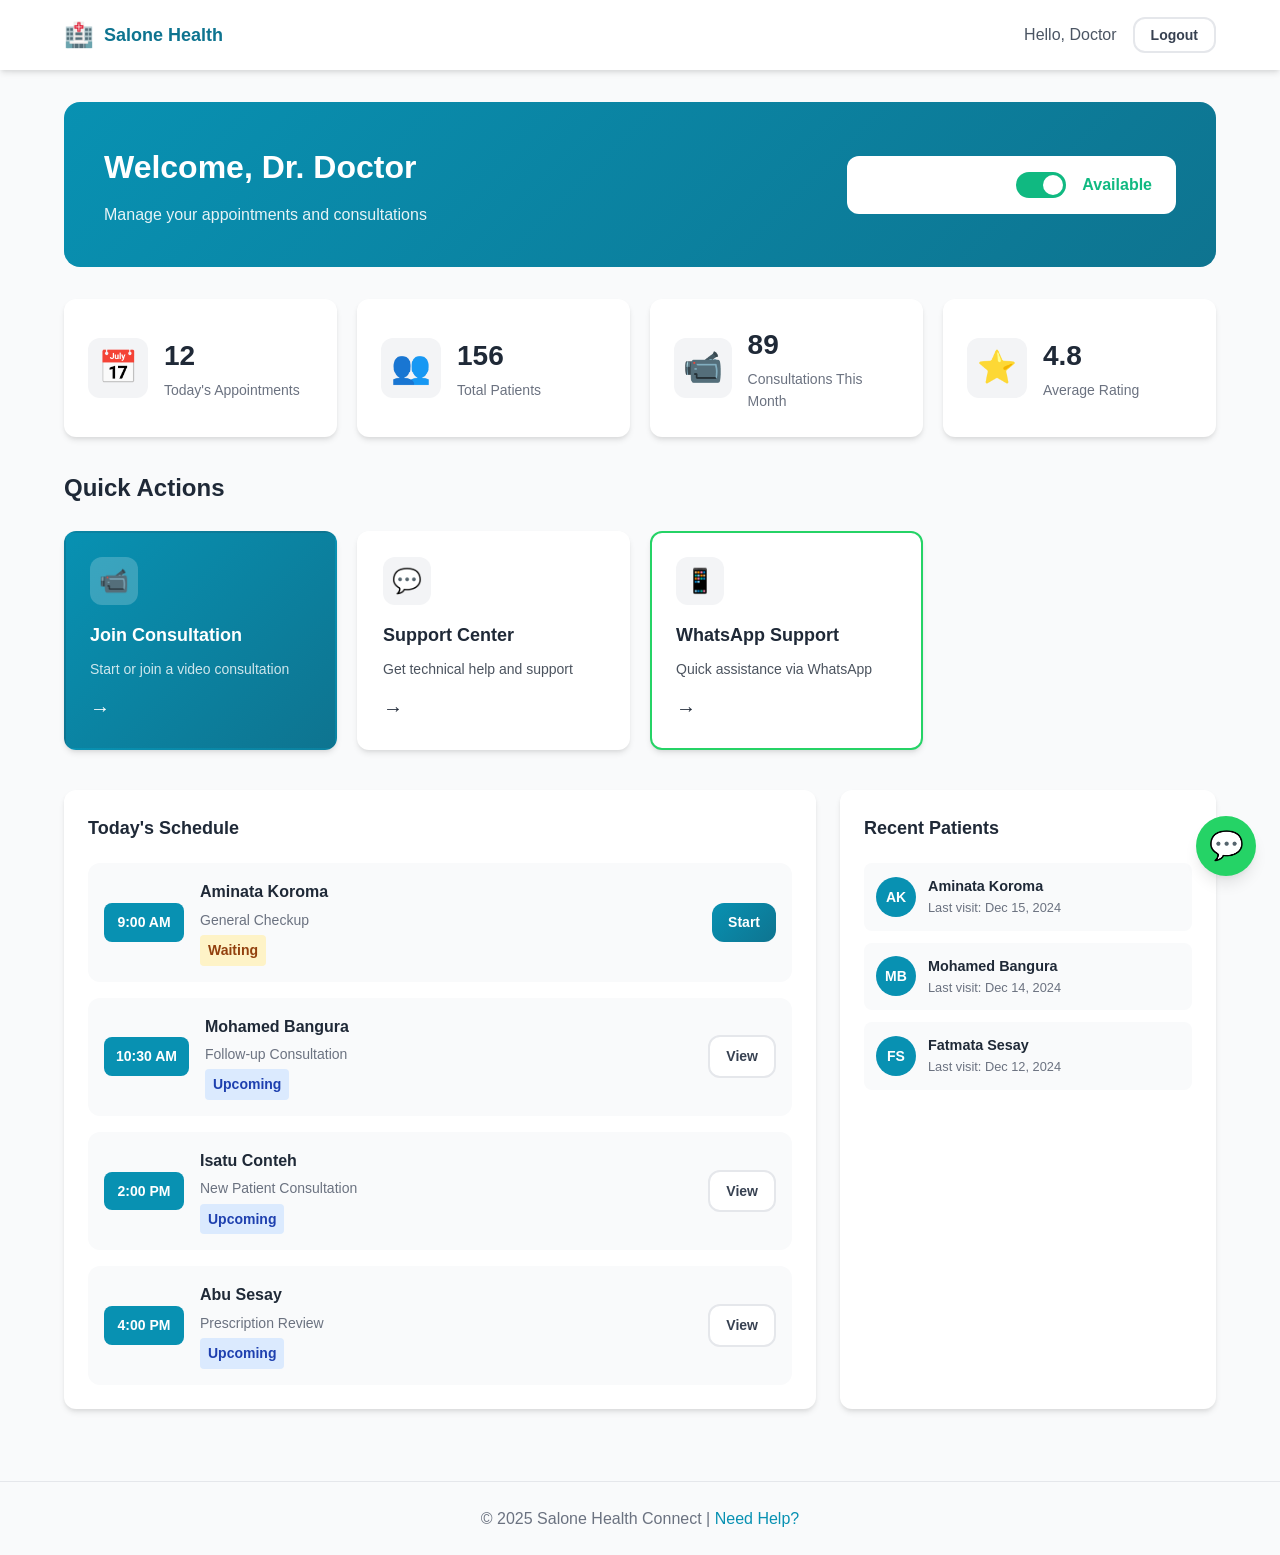
<file: doctor.html>
<!DOCTYPE html>
<html lang="en">
<head>
  <meta charset="UTF-8">
  <meta name="viewport" content="width=device-width, initial-scale=1.0">
  <title>Doctor Dashboard - Salone Health Connect</title>
  <link rel="stylesheet" href="css/style.css">
  <link rel="stylesheet" href="css/dashboard.css">
  <link rel="stylesheet" href="css/animations.css">
</head>
<body>
  <div class="dashboard-container doctor-dashboard">
    <nav class="dashboard-nav">
      <div class="nav-brand">
        <span class="logo-icon">🏥</span>
        <span>Salone Health</span>
      </div>
      <div class="nav-user">
        <span class="user-greeting" id="userGreeting">Hello, Doctor</span>
        <button class="btn btn-small btn-secondary" onclick="logout()">Logout</button>
      </div>
      <button class="mobile-menu-btn" id="dashboardMenuBtn">☰</button>
    </nav>

    <div class="dashboard-mobile-menu" id="dashboardMobileMenu">
      <a href="doctor.html">Dashboard</a>
      <a href="teleconsultation.html">Consultation</a>
      <a href="support.html">Support</a>
      <a href="#" onclick="logout()">Logout</a>
    </div>

    <main class="dashboard-main">
      <header class="dashboard-header doctor-header">
        <div class="header-content">
          <h1>Welcome, Dr. <span id="doctorName">Doctor</span></h1>
          <p>Manage your appointments and consultations</p>
        </div>
        <div class="availability-toggle">
          <label class="toggle-label">
            <span>Availability Status:</span>
            <div class="toggle-switch">
              <input type="checkbox" id="availabilityToggle" checked>
              <span class="toggle-slider"></span>
            </div>
            <span class="toggle-status" id="toggleStatus">Available</span>
          </label>
        </div>
      </header>

      <section class="doctor-stats">
        <div class="stat-card">
          <div class="stat-icon">📅</div>
          <div class="stat-info">
            <span class="stat-number">12</span>
            <span class="stat-label">Today's Appointments</span>
          </div>
        </div>
        <div class="stat-card">
          <div class="stat-icon">👥</div>
          <div class="stat-info">
            <span class="stat-number">156</span>
            <span class="stat-label">Total Patients</span>
          </div>
        </div>
        <div class="stat-card">
          <div class="stat-icon">📹</div>
          <div class="stat-info">
            <span class="stat-number">89</span>
            <span class="stat-label">Consultations This Month</span>
          </div>
        </div>
        <div class="stat-card">
          <div class="stat-icon">⭐</div>
          <div class="stat-info">
            <span class="stat-number">4.8</span>
            <span class="stat-label">Average Rating</span>
          </div>
        </div>
      </section>

      <section class="quick-actions">
        <h2>Quick Actions</h2>
        <div class="action-cards">
          <a href="teleconsultation.html" class="action-card primary">
            <div class="card-icon">📹</div>
            <h3>Join Consultation</h3>
            <p>Start or join a video consultation</p>
            <span class="card-arrow">→</span>
          </a>

          <a href="support.html" class="action-card">
            <div class="card-icon">💬</div>
            <h3>Support Center</h3>
            <p>Get technical help and support</p>
            <span class="card-arrow">→</span>
          </a>

          <a href="https://wa.me/23273095177" target="_blank" class="action-card whatsapp">
            <div class="card-icon">📱</div>
            <h3>WhatsApp Support</h3>
            <p>Quick assistance via WhatsApp</p>
            <span class="card-arrow">→</span>
          </a>
        </div>
      </section>

      <section class="dashboard-sections">
        <div class="section-card appointments">
          <h3>Today's Schedule</h3>
          <div class="appointment-list">
            <div class="appointment-item">
              <div class="appointment-time-badge">9:00 AM</div>
              <div class="appointment-details">
                <strong>Aminata Koroma</strong>
                <span>General Checkup</span>
                <span class="appointment-status pending">Waiting</span>
              </div>
              <a href="teleconsultation.html" class="btn btn-small btn-primary">Start</a>
            </div>
            <div class="appointment-item">
              <div class="appointment-time-badge">10:30 AM</div>
              <div class="appointment-details">
                <strong>Mohamed Bangura</strong>
                <span>Follow-up Consultation</span>
                <span class="appointment-status upcoming">Upcoming</span>
              </div>
              <a href="teleconsultation.html" class="btn btn-small btn-secondary">View</a>
            </div>
            <div class="appointment-item">
              <div class="appointment-time-badge">2:00 PM</div>
              <div class="appointment-details">
                <strong>Isatu Conteh</strong>
                <span>New Patient Consultation</span>
                <span class="appointment-status upcoming">Upcoming</span>
              </div>
              <a href="teleconsultation.html" class="btn btn-small btn-secondary">View</a>
            </div>
            <div class="appointment-item">
              <div class="appointment-time-badge">4:00 PM</div>
              <div class="appointment-details">
                <strong>Abu Sesay</strong>
                <span>Prescription Review</span>
                <span class="appointment-status upcoming">Upcoming</span>
              </div>
              <a href="teleconsultation.html" class="btn btn-small btn-secondary">View</a>
            </div>
          </div>
        </div>

        <div class="section-card recent-patients">
          <h3>Recent Patients</h3>
          <div class="patients-list">
            <div class="patient-item">
              <div class="patient-avatar">AK</div>
              <div class="patient-info">
                <strong>Aminata Koroma</strong>
                <span>Last visit: Dec 15, 2024</span>
              </div>
            </div>
            <div class="patient-item">
              <div class="patient-avatar">MB</div>
              <div class="patient-info">
                <strong>Mohamed Bangura</strong>
                <span>Last visit: Dec 14, 2024</span>
              </div>
            </div>
            <div class="patient-item">
              <div class="patient-avatar">FS</div>
              <div class="patient-info">
                <strong>Fatmata Sesay</strong>
                <span>Last visit: Dec 12, 2024</span>
              </div>
            </div>
          </div>
        </div>
      </section>
    </main>

    <footer class="dashboard-footer">
      <p>© 2025 Salone Health Connect | <a href="support.html">Need Help?</a></p>
    </footer>
  </div>

  <!-- Floating WhatsApp Button -->
  <a href="https://wa.me/23273095177" target="_blank" class="whatsapp-float">
    <span>💬</span>
  </a>

  <script src="js/navigation.js"></script>
  <script>
    // Load doctor name
    document.addEventListener('DOMContentLoaded', () => {
      const user = JSON.parse(localStorage.getItem('salone_health_user'));
      if (user && user.name) {
        document.getElementById('doctorName').textContent = user.name.split(' ')[0];
        document.getElementById('userGreeting').textContent = `Hello, Dr. ${user.name.split(' ')[0]}`;
      }

      // Availability toggle
      const toggle = document.getElementById('availabilityToggle');
      const status = document.getElementById('toggleStatus');
      
      toggle.addEventListener('change', () => {
        if (toggle.checked) {
          status.textContent = 'Available';
          status.style.color = '#10b981';
        } else {
          status.textContent = 'Unavailable';
          status.style.color = '#ef4444';
        }
      });
    });

    function logout() {
      localStorage.removeItem('salone_health_user');
      localStorage.removeItem('salone_health_role');
      window.location.href = 'index.html';
    }
  </script>
</body>
</html>
</file>
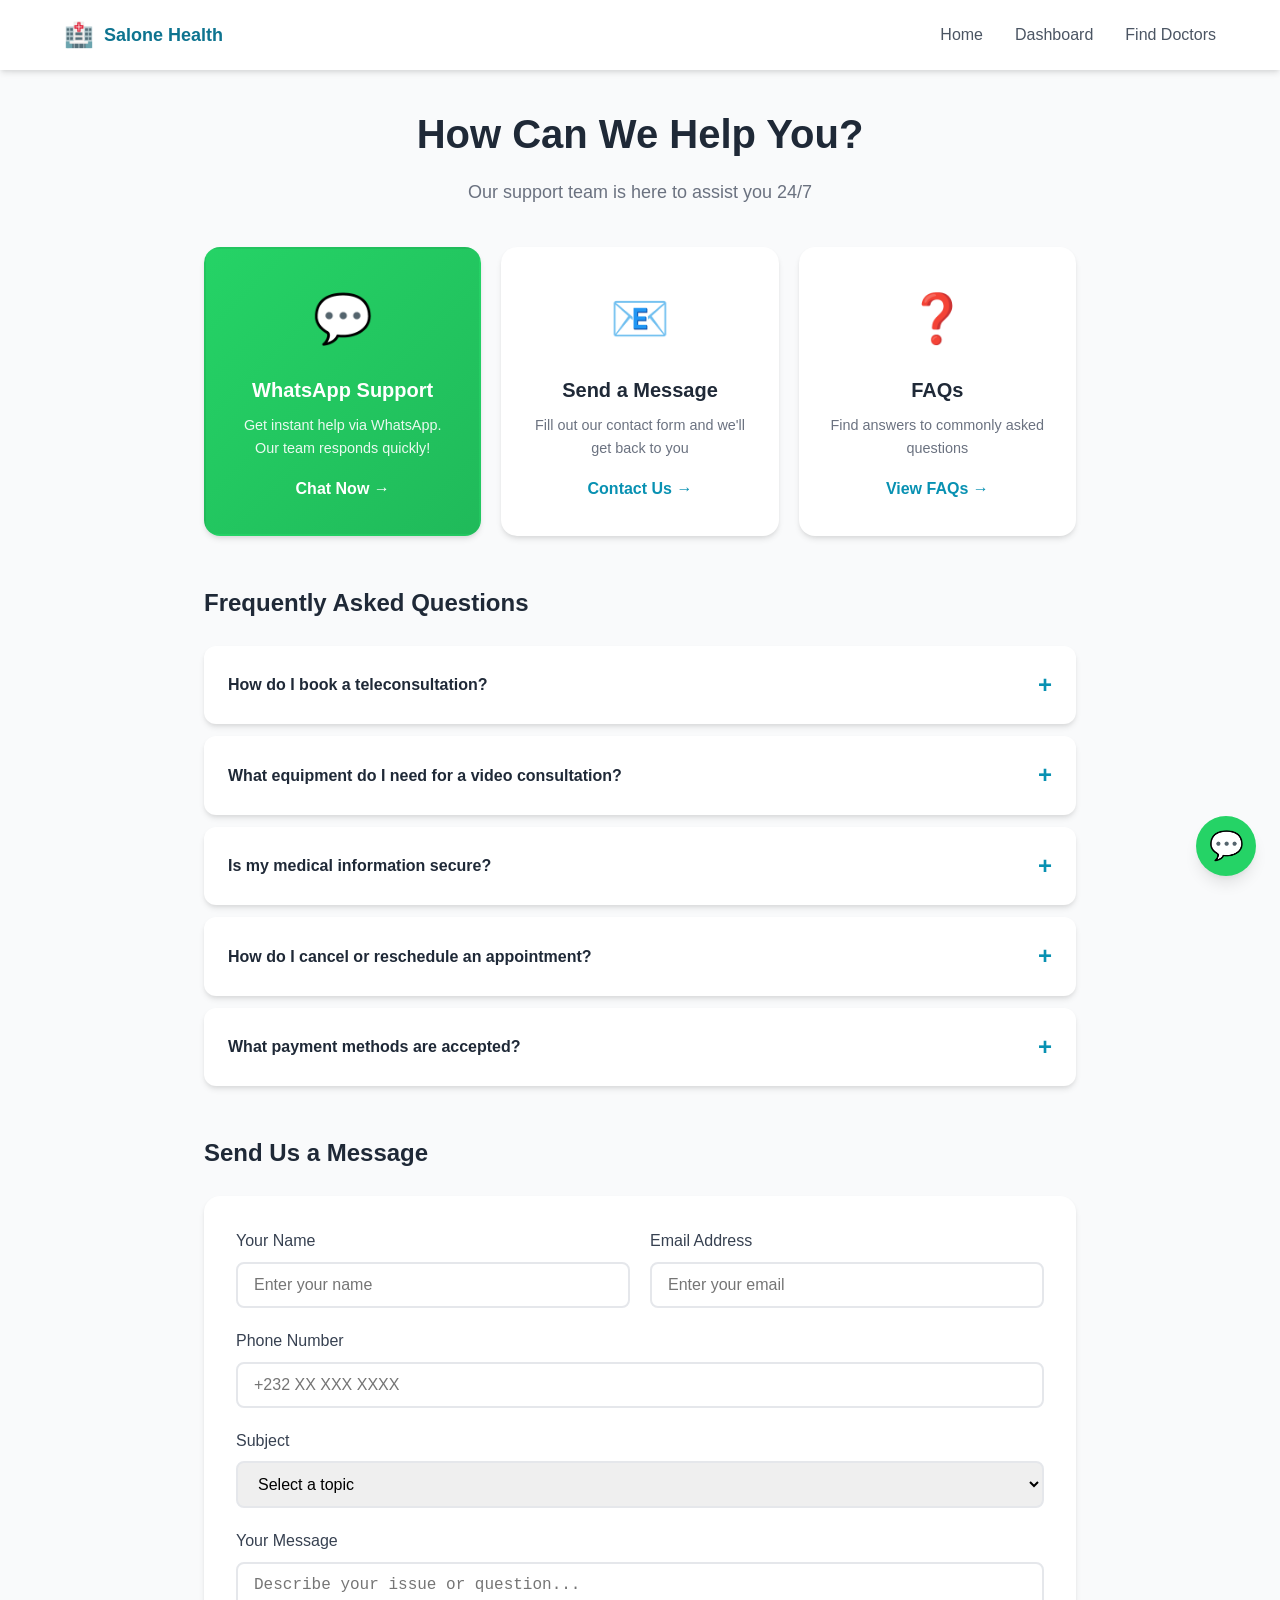
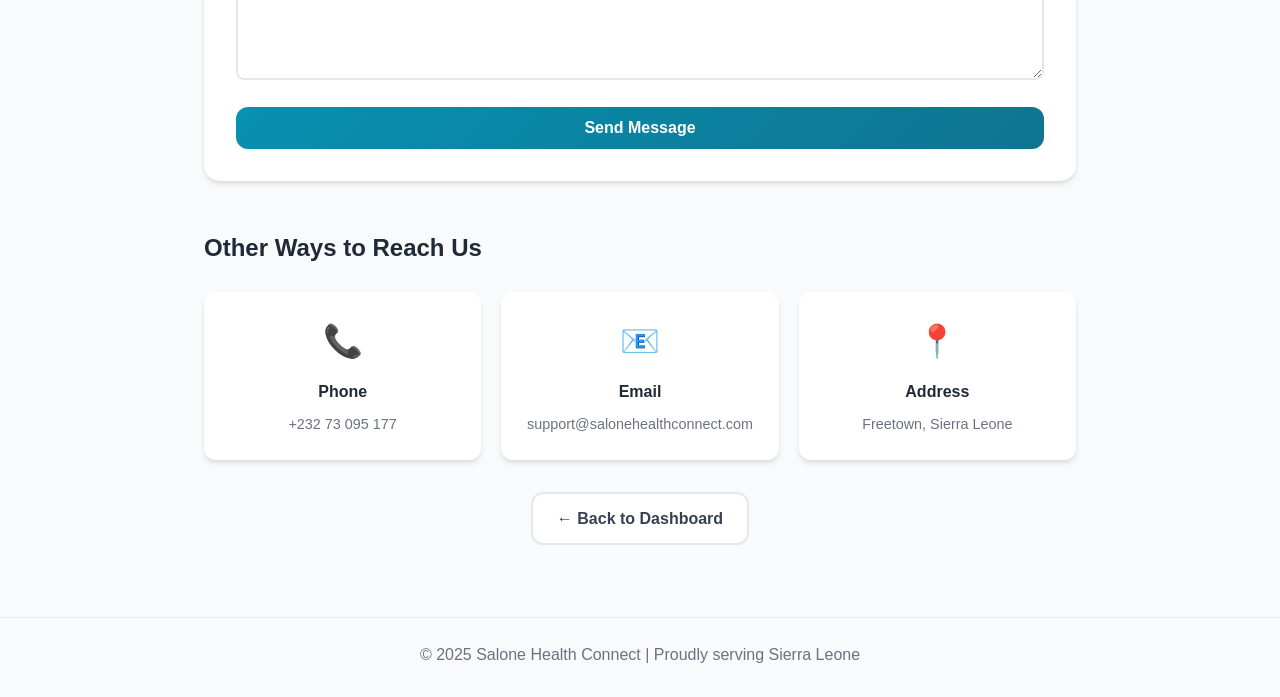
<file: support.html>
<!DOCTYPE html>
<html lang="en">
<head>
  <meta charset="UTF-8">
  <meta name="viewport" content="width=device-width, initial-scale=1.0">
  <title>Customer Support - Salone Health Connect</title>
  <link rel="stylesheet" href="css/style.css">
  <link rel="stylesheet" href="css/dashboard.css">
  <link rel="stylesheet" href="css/animations.css">
</head>
<body>
  <div class="support-container">
    <nav class="dashboard-nav">
      <div class="nav-brand">
        <span class="logo-icon">🏥</span>
        <span>Salone Health</span>
      </div>
      <div class="nav-links">
        <a href="index.html">Home</a>
        <a href="patient.html">Dashboard</a>
        <a href="directory.html">Find Doctors</a>
      </div>
      <button class="mobile-menu-btn" id="dashboardMenuBtn">☰</button>
    </nav>

    <div class="dashboard-mobile-menu" id="dashboardMobileMenu">
      <a href="index.html">Home</a>
      <a href="patient.html">Dashboard</a>
      <a href="directory.html">Find Doctors</a>
    </div>

    <main class="support-main">
      <header class="support-header">
        <h1>How Can We Help You?</h1>
        <p>Our support team is here to assist you 24/7</p>
      </header>

      <section class="support-options">
        <a href="https://wa.me/23273095177" target="_blank" class="support-card primary">
          <div class="support-icon">💬</div>
          <h3>WhatsApp Support</h3>
          <p>Get instant help via WhatsApp. Our team responds quickly!</p>
          <span class="support-action">Chat Now →</span>
        </a>

        <div class="support-card" onclick="document.getElementById('contactForm').scrollIntoView({behavior: 'smooth'})">
          <div class="support-icon">📧</div>
          <h3>Send a Message</h3>
          <p>Fill out our contact form and we'll get back to you</p>
          <span class="support-action">Contact Us →</span>
        </div>

        <div class="support-card" onclick="document.getElementById('faqSection').scrollIntoView({behavior: 'smooth'})">
          <div class="support-icon">❓</div>
          <h3>FAQs</h3>
          <p>Find answers to commonly asked questions</p>
          <span class="support-action">View FAQs →</span>
        </div>
      </section>

      <section class="faq-section" id="faqSection">
        <h2>Frequently Asked Questions</h2>
        <div class="faq-list">
          <div class="faq-item" onclick="toggleFaq(this)">
            <div class="faq-question">
              <span>How do I book a teleconsultation?</span>
              <span class="faq-toggle">+</span>
            </div>
            <div class="faq-answer">
              <p>To book a teleconsultation, go to "Find Doctors" from your dashboard, select a doctor, choose your preferred date and time, and confirm your booking. You'll receive a confirmation with a link to join the video call.</p>
            </div>
          </div>

          <div class="faq-item" onclick="toggleFaq(this)">
            <div class="faq-question">
              <span>What equipment do I need for a video consultation?</span>
              <span class="faq-toggle">+</span>
            </div>
            <div class="faq-answer">
              <p>You'll need a smartphone, tablet, or computer with a camera and microphone. Make sure you have a stable internet connection and are in a quiet, well-lit area for the best experience.</p>
            </div>
          </div>

          <div class="faq-item" onclick="toggleFaq(this)">
            <div class="faq-question">
              <span>Is my medical information secure?</span>
              <span class="faq-toggle">+</span>
            </div>
            <div class="faq-answer">
              <p>Yes, we take your privacy seriously. All consultations are encrypted, and your medical information is stored securely. We comply with healthcare data protection standards.</p>
            </div>
          </div>

          <div class="faq-item" onclick="toggleFaq(this)">
            <div class="faq-question">
              <span>How do I cancel or reschedule an appointment?</span>
              <span class="faq-toggle">+</span>
            </div>
            <div class="faq-answer">
              <p>You can cancel or reschedule appointments from your dashboard up to 2 hours before the scheduled time. Go to "Upcoming Appointments" and select the appointment you wish to modify.</p>
            </div>
          </div>

          <div class="faq-item" onclick="toggleFaq(this)">
            <div class="faq-question">
              <span>What payment methods are accepted?</span>
              <span class="faq-toggle">+</span>
            </div>
            <div class="faq-answer">
              <p>We accept mobile money (Orange Money, Africell Money), bank transfers, and cash payments at partner facilities. Payment details are provided when you book an appointment.</p>
            </div>
          </div>
        </div>
      </section>

      <section class="contact-section" id="contactForm">
        <h2>Send Us a Message</h2>
        <form class="support-form" onsubmit="submitSupportForm(event)">
          <div class="form-row">
            <div class="form-group">
              <label for="supportName">Your Name</label>
              <input type="text" id="supportName" placeholder="Enter your name" required>
            </div>
            <div class="form-group">
              <label for="supportEmail">Email Address</label>
              <input type="email" id="supportEmail" placeholder="Enter your email" required>
            </div>
          </div>

          <div class="form-group">
            <label for="supportPhone">Phone Number</label>
            <input type="tel" id="supportPhone" placeholder="+232 XX XXX XXXX">
          </div>

          <div class="form-group">
            <label for="supportSubject">Subject</label>
            <select id="supportSubject" required>
              <option value="">Select a topic</option>
              <option value="technical">Technical Issue</option>
              <option value="appointment">Appointment Help</option>
              <option value="billing">Billing Question</option>
              <option value="feedback">Feedback</option>
              <option value="other">Other</option>
            </select>
          </div>

          <div class="form-group">
            <label for="supportMessage">Your Message</label>
            <textarea id="supportMessage" rows="5" placeholder="Describe your issue or question..." required></textarea>
          </div>

          <button type="submit" class="btn btn-primary btn-full">Send Message</button>
        </form>
      </section>

      <section class="contact-info">
        <h2>Other Ways to Reach Us</h2>
        <div class="contact-cards">
          <div class="contact-card">
            <div class="contact-icon">📞</div>
            <h4>Phone</h4>
            <p>+232 73 095 177</p>
          </div>
          <div class="contact-card">
            <div class="contact-icon">📧</div>
            <h4>Email</h4>
            <p>support@salonehealthconnect.com</p>
          </div>
          <div class="contact-card">
            <div class="contact-icon">📍</div>
            <h4>Address</h4>
            <p>Freetown, Sierra Leone</p>
          </div>
        </div>
      </section>

      <div class="back-to-dashboard">
        <a href="patient.html" class="btn btn-secondary">← Back to Dashboard</a>
      </div>
    </main>

    <footer class="dashboard-footer">
      <p>© 2025 Salone Health Connect | Proudly serving Sierra Leone</p>
    </footer>
  </div>

  <!-- Floating WhatsApp Button -->
  <a href="https://wa.me/23273095177" target="_blank" class="whatsapp-float">
    <span>💬</span>
  </a>

  <script src="js/navigation.js"></script>
  <script>
    function toggleFaq(element) {
      element.classList.toggle('active');
    }

    function submitSupportForm(event) {
      event.preventDefault();
      const name = document.getElementById('supportName').value;
      const email = document.getElementById('supportEmail').value;
      const phone = document.getElementById('supportPhone').value;
      const subject = document.getElementById('supportSubject').value;
      const message = document.getElementById('supportMessage').value;

      // Store in localStorage for demo
      const ticket = {
        id: Date.now(),
        name,
        email,
        phone,
        subject,
        message,
        date: new Date().toISOString()
      };

      const tickets = JSON.parse(localStorage.getItem('support_tickets') || '[]');
      tickets.push(ticket);
      localStorage.setItem('support_tickets', JSON.stringify(tickets));

      alert('Thank you for your message! Our support team will get back to you within 24 hours.');
      event.target.reset();
    }
  </script>
</body>
</html>
</file>
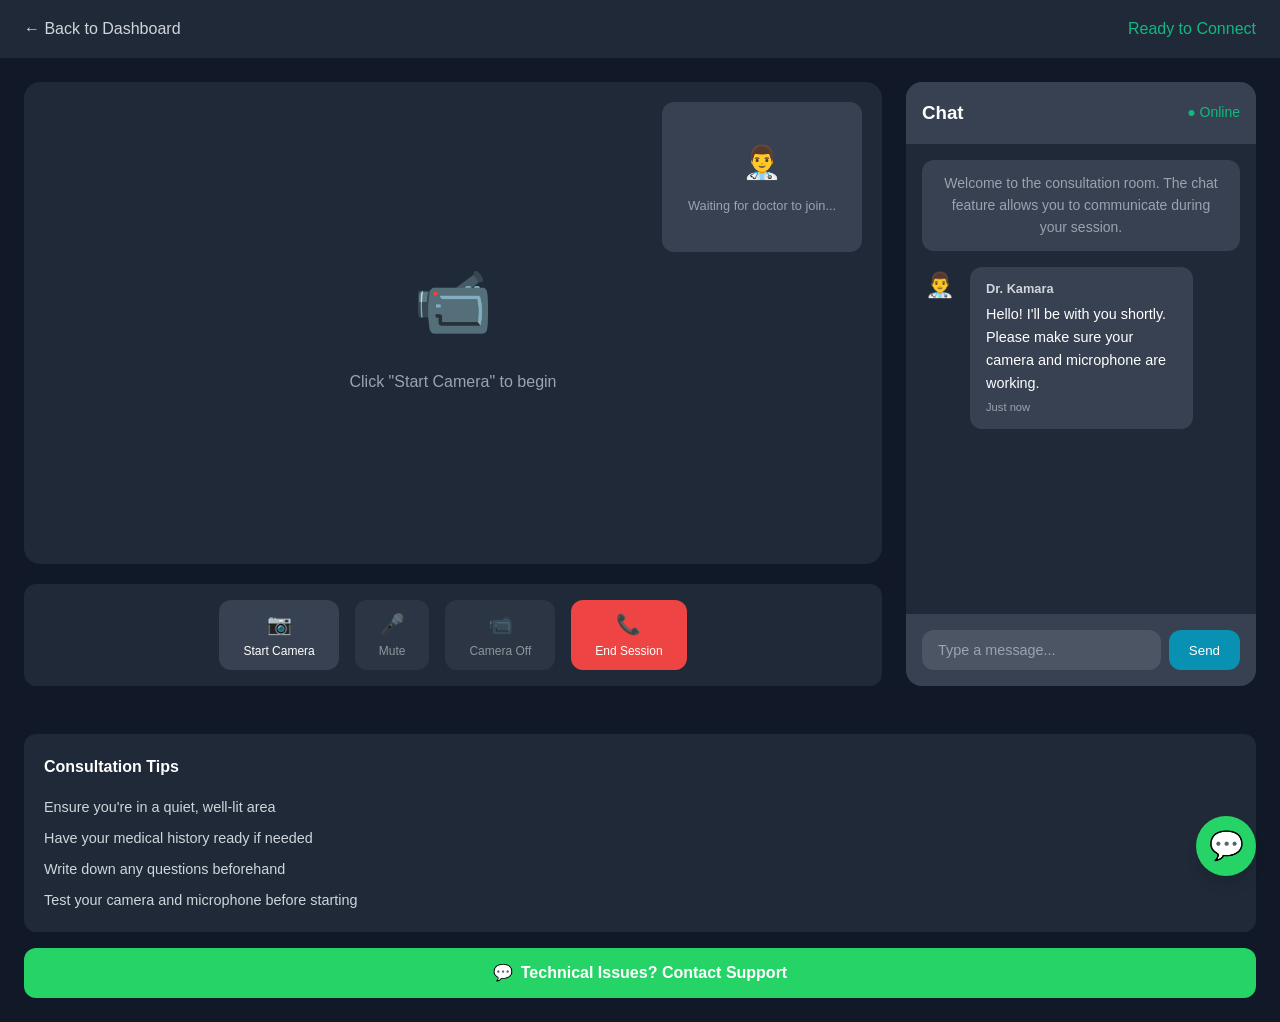
<file: teleconsultation.html>
<!DOCTYPE html>
<html lang="en">
<head>
  <meta charset="UTF-8">
  <meta name="viewport" content="width=device-width, initial-scale=1.0">
  <title>Teleconsultation - Salone Health Connect</title>
  <link rel="stylesheet" href="css/style.css">
  <link rel="stylesheet" href="css/dashboard.css">
  <link rel="stylesheet" href="css/animations.css">
</head>
<body>
  <div class="teleconsult-container">
    <nav class="teleconsult-nav">
      <a href="#" onclick="goBack()" class="back-btn">← Back to Dashboard</a>
      <span class="call-status" id="callStatus">Ready to Connect</span>
    </nav>

    <main class="teleconsult-main">
      <div class="video-section">
        <div class="video-container">
          <video id="localVideo" autoplay muted playsinline class="local-video"></video>
          <div class="video-placeholder" id="videoPlaceholder">
            <div class="placeholder-icon">📹</div>
            <p>Click "Start Camera" to begin</p>
          </div>
          <div class="remote-video-container" id="remoteContainer">
            <div class="remote-placeholder">
              <div class="placeholder-avatar">👨‍⚕️</div>
              <p>Waiting for doctor to join...</p>
            </div>
          </div>
        </div>

        <div class="video-controls">
          <button class="control-btn" id="cameraBtn" onclick="toggleCamera()">
            <span class="btn-icon">📷</span>
            <span class="btn-label">Start Camera</span>
          </button>
          <button class="control-btn" id="muteBtn" onclick="toggleMute()" disabled>
            <span class="btn-icon">🎤</span>
            <span class="btn-label">Mute</span>
          </button>
          <button class="control-btn" id="videoToggleBtn" onclick="toggleVideo()" disabled>
            <span class="btn-icon">📹</span>
            <span class="btn-label">Camera Off</span>
          </button>
          <button class="control-btn end-call" id="endBtn" onclick="endSession()">
            <span class="btn-icon">📞</span>
            <span class="btn-label">End Session</span>
          </button>
        </div>
      </div>

      <div class="chat-section">
        <div class="chat-header">
          <h3>Chat</h3>
          <span class="online-indicator">● Online</span>
        </div>
        <div class="chat-messages" id="chatMessages">
          <div class="chat-message system">
            <p>Welcome to the consultation room. The chat feature allows you to communicate during your session.</p>
          </div>
          <div class="chat-message received">
            <div class="message-avatar">👨‍⚕️</div>
            <div class="message-content">
              <span class="message-sender">Dr. Kamara</span>
              <p>Hello! I'll be with you shortly. Please make sure your camera and microphone are working.</p>
              <span class="message-time">Just now</span>
            </div>
          </div>
        </div>
        <div class="chat-input">
          <input type="text" id="messageInput" placeholder="Type a message..." onkeypress="handleKeyPress(event)">
          <button class="send-btn" onclick="sendMessage()">Send</button>
        </div>
      </div>
    </main>

    <div class="consultation-info">
      <div class="info-card">
        <h4>Consultation Tips</h4>
        <ul>
          <li>Ensure you're in a quiet, well-lit area</li>
          <li>Have your medical history ready if needed</li>
          <li>Write down any questions beforehand</li>
          <li>Test your camera and microphone before starting</li>
        </ul>
      </div>
      <a href="https://wa.me/23273095177" target="_blank" class="btn btn-whatsapp btn-full">
        <span>💬</span> Technical Issues? Contact Support
      </a>
    </div>
  </div>

  <!-- Floating WhatsApp Button -->
  <a href="https://wa.me/23273095177" target="_blank" class="whatsapp-float">
    <span>💬</span>
  </a>

  <script src="js/camera.js"></script>
</body>
</html>
</file>
<file: css/style.css>
/* Global Styles */
* {
  margin: 0;
  padding: 0;
  box-sizing: border-box;
}

:root {
  --primary: #0891b2;
  --primary-dark: #0e7490;
  --primary-light: #22d3ee;
  --secondary: #064e3b;
  --accent: #10b981;
  --white: #ffffff;
  --gray-50: #f9fafb;
  --gray-100: #f3f4f6;
  --gray-200: #e5e7eb;
  --gray-300: #d1d5db;
  --gray-400: #9ca3af;
  --gray-500: #6b7280;
  --gray-600: #4b5563;
  --gray-700: #374151;
  --gray-800: #1f2937;
  --gray-900: #111827;
  --whatsapp: #25d366;
  --danger: #ef4444;
  --warning: #f59e0b;
  --success: #10b981;
  --shadow: 0 4px 6px -1px rgba(0, 0, 0, 0.1), 0 2px 4px -1px rgba(0, 0, 0, 0.06);
  --shadow-lg: 0 10px 15px -3px rgba(0, 0, 0, 0.1), 0 4px 6px -2px rgba(0, 0, 0, 0.05);
  --shadow-xl: 0 20px 25px -5px rgba(0, 0, 0, 0.1), 0 10px 10px -5px rgba(0, 0, 0, 0.04);
  --radius: 12px;
  --radius-lg: 16px;
  --transition: all 0.3s ease;
}

body {
  font-family: "Segoe UI", Tahoma, Geneva, Verdana, sans-serif;
  background: var(--gray-50);
  color: var(--gray-800);
  line-height: 1.6;
}

a {
  text-decoration: none;
  color: inherit;
}

img {
  max-width: 100%;
  height: auto;
}

/* Buttons */
.btn {
  display: inline-flex;
  align-items: center;
  justify-content: center;
  gap: 8px;
  padding: 12px 24px;
  border-radius: var(--radius);
  font-weight: 600;
  font-size: 1rem;
  cursor: pointer;
  border: none;
  transition: var(--transition);
}

.btn-primary {
  background: linear-gradient(135deg, var(--primary) 0%, var(--primary-dark) 100%);
  color: var(--white);
}

.btn-primary:hover {
  transform: translateY(-2px);
  box-shadow: var(--shadow-lg);
}

.btn-secondary {
  background: var(--white);
  color: var(--gray-700);
  border: 2px solid var(--gray-200);
}

.btn-secondary:hover {
  border-color: var(--primary);
  color: var(--primary);
}

.btn-whatsapp {
  background: var(--whatsapp);
  color: var(--white);
}

.btn-whatsapp:hover {
  background: #20ba5a;
  transform: translateY(-2px);
}

.btn-full {
  width: 100%;
}

.btn-small {
  padding: 8px 16px;
  font-size: 0.875rem;
}

.btn-nav {
  padding: 8px 20px;
  background: var(--primary);
  color: var(--white);
  border-radius: 8px;
}

/* Navbar */
.navbar {
  display: flex;
  align-items: center;
  justify-content: space-between;
  padding: 16px 5%;
  background: rgba(255, 255, 255, 0.95);
  backdrop-filter: blur(10px);
  position: fixed;
  top: 0;
  left: 0;
  right: 0;
  z-index: 100;
  box-shadow: var(--shadow);
}

.logo {
  display: flex;
  align-items: center;
  gap: 10px;
  font-size: 1.25rem;
  font-weight: 700;
  color: var(--primary-dark);
}

.logo-icon {
  font-size: 1.5rem;
}

.nav-links {
  display: flex;
  align-items: center;
  gap: 32px;
}

.nav-links a {
  color: var(--gray-600);
  font-weight: 500;
  transition: var(--transition);
}

.nav-links a:hover {
  color: var(--primary);
}

.mobile-menu-btn {
  display: none;
  background: none;
  border: none;
  font-size: 1.5rem;
  cursor: pointer;
  color: var(--gray-700);
}

.mobile-menu {
  display: none;
  position: fixed;
  top: 70px;
  left: 0;
  right: 0;
  background: var(--white);
  padding: 20px;
  box-shadow: var(--shadow-lg);
  flex-direction: column;
  gap: 16px;
  z-index: 99;
}

.mobile-menu.active {
  display: flex;
}

.mobile-menu a {
  padding: 12px;
  border-radius: 8px;
  transition: var(--transition);
}

.mobile-menu a:hover {
  background: var(--gray-100);
}

/* Hero Section */
.hero-container {
  min-height: 100vh;
  background: linear-gradient(135deg, var(--gray-50) 0%, var(--white) 100%);
}

.hero-content {
  display: grid;
  grid-template-columns: 1fr 1fr;
  gap: 60px;
  align-items: center;
  padding: 120px 5% 60px;
  min-height: 100vh;
}

.hero-text {
  max-width: 600px;
}

.hero-title {
  font-size: 3.5rem;
  font-weight: 800;
  line-height: 1.1;
  margin-bottom: 24px;
}

.title-line {
  display: block;
}

.title-line.highlight {
  color: var(--primary);
  background: linear-gradient(135deg, var(--primary) 0%, var(--accent) 100%);
  -webkit-background-clip: text;
  -webkit-text-fill-color: transparent;
  background-clip: text;
}

.hero-subtitle {
  font-size: 1.25rem;
  color: var(--gray-600);
  margin-bottom: 32px;
  line-height: 1.7;
}

.hero-buttons {
  display: flex;
  gap: 16px;
  flex-wrap: wrap;
  margin-bottom: 40px;
}

.trust-badges {
  display: flex;
  gap: 24px;
  flex-wrap: wrap;
}

.badge {
  display: flex;
  align-items: center;
  gap: 8px;
  color: var(--gray-600);
  font-size: 0.9rem;
}

.badge-icon {
  color: var(--accent);
}

/* Hero Visual */
.hero-visual {
  position: relative;
  height: 500px;
}

.hero-image {
  width: 100%;
  height: 100%;
  object-fit: cover;
  border-radius: var(--radius-lg);
  box-shadow: var(--shadow-xl);
}

.mockup-container {
  position: absolute;
  top: 0;
  left: 0;
  right: 0;
  bottom: 0;
  pointer-events: none;
}

.mockup-phone {
  position: absolute;
  top: 20%;
  left: -20px;
  width: 120px;
  height: 200px;
  background: var(--gray-800);
  border-radius: 20px;
  padding: 8px;
  box-shadow: var(--shadow-xl);
}

.phone-screen {
  background: var(--white);
  border-radius: 14px;
  height: 100%;
  padding: 8px;
}

.phone-header {
  background: var(--primary);
  color: var(--white);
  padding: 4px 8px;
  border-radius: 8px;
  font-size: 0.6rem;
  text-align: center;
  margin-bottom: 8px;
}

.phone-content {
  display: flex;
  flex-direction: column;
  gap: 8px;
}

.phone-card {
  background: var(--gray-100);
  height: 30px;
  border-radius: 6px;
}

.phone-btn {
  background: var(--primary);
  height: 20px;
  border-radius: 6px;
}

.mockup-card {
  position: absolute;
  top: 10%;
  right: -10px;
  background: var(--white);
  padding: 12px;
  border-radius: var(--radius);
  box-shadow: var(--shadow-lg);
  display: flex;
  align-items: center;
  gap: 12px;
}

.card-avatar {
  font-size: 2rem;
}

.card-line {
  height: 8px;
  background: var(--gray-200);
  border-radius: 4px;
  width: 80px;
  margin-bottom: 4px;
}

.card-line.short {
  width: 50px;
}

.mockup-notification {
  position: absolute;
  bottom: 20%;
  right: 10%;
  background: var(--white);
  padding: 12px 20px;
  border-radius: 30px;
  box-shadow: var(--shadow-lg);
  display: flex;
  align-items: center;
  gap: 8px;
  font-size: 0.85rem;
  font-weight: 500;
}

.notif-icon {
  color: var(--accent);
}

/* Features Preview */
.features-preview {
  padding: 80px 5%;
  background: var(--white);
}

.features-preview h2 {
  text-align: center;
  font-size: 2rem;
  margin-bottom: 48px;
  color: var(--gray-800);
}

.features-grid {
  display: grid;
  grid-template-columns: repeat(4, 1fr);
  gap: 24px;
  max-width: 1200px;
  margin: 0 auto;
}

.feature-card {
  background: var(--gray-50);
  padding: 32px 24px;
  border-radius: var(--radius-lg);
  text-align: center;
  transition: var(--transition);
  cursor: pointer;
  border: 2px solid transparent;
}

.feature-card:hover {
  transform: translateY(-8px);
  box-shadow: var(--shadow-lg);
  border-color: var(--primary-light);
}

.feature-icon {
  font-size: 3rem;
  margin-bottom: 16px;
}

.feature-card h3 {
  font-size: 1.125rem;
  margin-bottom: 8px;
  color: var(--gray-800);
}

.feature-card p {
  color: var(--gray-500);
  font-size: 0.9rem;
}

/* Footer */
.footer {
  background: var(--gray-800);
  color: var(--white);
  padding: 40px 5%;
}

.footer-content {
  max-width: 1200px;
  margin: 0 auto;
  display: flex;
  justify-content: space-between;
  align-items: center;
  flex-wrap: wrap;
  gap: 24px;
}

.footer-brand {
  display: flex;
  align-items: center;
  gap: 10px;
  font-size: 1.25rem;
  font-weight: 600;
}

.footer-links {
  display: flex;
  gap: 32px;
}

.footer-links a {
  color: var(--gray-300);
  transition: var(--transition);
}

.footer-links a:hover {
  color: var(--white);
}

.footer-copyright {
  color: var(--gray-400);
  font-size: 0.875rem;
}

/* WhatsApp Float Button */
.whatsapp-float {
  position: fixed;
  bottom: 24px;
  right: 24px;
  width: 60px;
  height: 60px;
  background: var(--whatsapp);
  border-radius: 50%;
  display: flex;
  align-items: center;
  justify-content: center;
  font-size: 1.75rem;
  color: var(--white);
  box-shadow: var(--shadow-lg);
  transition: var(--transition);
  z-index: 1000;
}

.whatsapp-float:hover {
  transform: scale(1.1);
  box-shadow: 0 8px 20px rgba(37, 211, 102, 0.4);
}

/* Onboarding Styles */
.onboarding-container {
  min-height: 100vh;
  display: flex;
  flex-direction: column;
  background: linear-gradient(135deg, var(--primary-dark) 0%, var(--primary) 100%);
}

.onboarding-slides {
  flex: 1;
  display: flex;
  align-items: center;
  justify-content: center;
  padding: 40px 5%;
}

.slide {
  display: none;
  flex-direction: column;
  align-items: center;
  text-align: center;
  max-width: 600px;
  animation: fadeIn 0.5s ease;
}

.slide.active {
  display: flex;
}

.slide-image {
  width: 100%;
  max-width: 500px;
  margin-bottom: 40px;
}

.slide-image img {
  width: 100%;
  height: 300px;
  object-fit: cover;
  border-radius: var(--radius-lg);
  box-shadow: var(--shadow-xl);
}

.slide-content h2 {
  font-size: 2rem;
  color: var(--white);
  margin-bottom: 16px;
}

.slide-content p {
  color: rgba(255, 255, 255, 0.9);
  font-size: 1.1rem;
  line-height: 1.7;
}

.onboarding-controls {
  padding: 24px 5%;
  display: flex;
  justify-content: space-between;
  align-items: center;
  background: rgba(0, 0, 0, 0.1);
}

.slide-dots {
  display: flex;
  gap: 12px;
}

.dot {
  width: 12px;
  height: 12px;
  border-radius: 50%;
  background: rgba(255, 255, 255, 0.3);
  cursor: pointer;
  transition: var(--transition);
}

.dot.active {
  background: var(--white);
  width: 32px;
  border-radius: 6px;
}

.slide-buttons {
  display: flex;
  gap: 12px;
}

.onboarding-progress {
  height: 4px;
  background: rgba(0, 0, 0, 0.1);
}

.progress-bar {
  height: 100%;
  background: var(--white);
  width: 33.33%;
  transition: width 0.5s ease;
}

/* Auth Styles */
.auth-container {
  min-height: 100vh;
  display: grid;
  grid-template-columns: 1fr 1fr;
}

.auth-visual {
  position: relative;
  display: flex;
  align-items: center;
  justify-content: center;
}

.auth-visual img {
  width: 100%;
  height: 100%;
  object-fit: cover;
}

.auth-visual-overlay {
  position: absolute;
  inset: 0;
  background: linear-gradient(135deg, rgba(8, 145, 178, 0.9) 0%, rgba(6, 78, 59, 0.9) 100%);
  display: flex;
  flex-direction: column;
  align-items: center;
  justify-content: center;
  text-align: center;
  padding: 40px;
  color: var(--white);
}

.auth-visual-overlay h2 {
  font-size: 2.5rem;
  margin-bottom: 16px;
}

.auth-visual-overlay p {
  font-size: 1.25rem;
  opacity: 0.9;
}

.auth-form-container {
  display: flex;
  flex-direction: column;
  justify-content: center;
  padding: 40px 60px;
  background: var(--white);
}

.back-link {
  color: var(--gray-500);
  margin-bottom: 24px;
  display: inline-block;
  transition: var(--transition);
}

.back-link:hover {
  color: var(--primary);
}

.auth-header {
  text-align: center;
  margin-bottom: 32px;
}

.auth-header .logo-icon {
  font-size: 3rem;
  display: block;
  margin-bottom: 12px;
}

.auth-header h1 {
  font-size: 1.5rem;
  color: var(--gray-800);
}

.auth-tabs {
  display: flex;
  gap: 8px;
  margin-bottom: 32px;
  background: var(--gray-100);
  padding: 4px;
  border-radius: 8px;
}

.auth-tab {
  flex: 1;
  padding: 12px;
  border: none;
  background: transparent;
  border-radius: 6px;
  font-weight: 600;
  cursor: pointer;
  transition: var(--transition);
  color: var(--gray-500);
}

.auth-tab.active {
  background: var(--white);
  color: var(--primary);
  box-shadow: var(--shadow);
}

.auth-form {
  display: none;
}

.auth-form.active {
  display: block;
}

.auth-form h2 {
  font-size: 1.5rem;
  margin-bottom: 8px;
}

.form-subtitle {
  color: var(--gray-500);
  margin-bottom: 24px;
}

.form-group {
  margin-bottom: 20px;
}

.form-group label {
  display: block;
  margin-bottom: 8px;
  font-weight: 500;
  color: var(--gray-700);
}

.form-group input,
.form-group select,
.form-group textarea {
  width: 100%;
  padding: 12px 16px;
  border: 2px solid var(--gray-200);
  border-radius: 8px;
  font-size: 1rem;
  transition: var(--transition);
}

.form-group input:focus,
.form-group select:focus,
.form-group textarea:focus {
  outline: none;
  border-color: var(--primary);
}

.error-message {
  color: var(--danger);
  font-size: 0.875rem;
  margin-top: 4px;
  display: block;
}

.form-footer {
  text-align: center;
  margin-top: 24px;
  color: var(--gray-500);
}

.form-footer a,
.switch-form {
  color: var(--primary);
  font-weight: 600;
  cursor: pointer;
}

.auth-divider {
  display: flex;
  align-items: center;
  margin: 32px 0;
  color: var(--gray-400);
}

.auth-divider::before,
.auth-divider::after {
  content: "";
  flex: 1;
  height: 1px;
  background: var(--gray-200);
}

.auth-divider span {
  padding: 0 16px;
}

/* Role Selection Styles */
.role-container {
  min-height: 100vh;
  display: flex;
  flex-direction: column;
  align-items: center;
  justify-content: center;
  padding: 40px 5%;
  background: linear-gradient(135deg, var(--gray-50) 0%, var(--white) 100%);
}

.role-header {
  text-align: center;
  margin-bottom: 48px;
}

.role-header .logo-icon {
  font-size: 4rem;
  display: block;
  margin-bottom: 16px;
}

.role-header h1 {
  font-size: 2rem;
  margin-bottom: 12px;
  color: var(--gray-800);
}

.role-header p {
  color: var(--gray-500);
  font-size: 1.125rem;
}

.role-cards {
  display: grid;
  grid-template-columns: repeat(2, 1fr);
  gap: 32px;
  max-width: 900px;
  margin-bottom: 32px;
}

.role-card {
  background: var(--white);
  padding: 40px;
  border-radius: var(--radius-lg);
  text-align: center;
  box-shadow: var(--shadow);
  cursor: pointer;
  transition: var(--transition);
  border: 2px solid transparent;
}

.role-card:hover {
  transform: translateY(-8px);
  box-shadow: var(--shadow-xl);
  border-color: var(--primary);
}

.role-icon {
  font-size: 4rem;
  margin-bottom: 20px;
}

.role-card h2 {
  font-size: 1.5rem;
  margin-bottom: 12px;
  color: var(--gray-800);
}

.role-card p {
  color: var(--gray-500);
  margin-bottom: 24px;
}

.role-features {
  list-style: none;
  text-align: left;
  margin-bottom: 24px;
}

.role-features li {
  padding: 8px 0;
  color: var(--gray-600);
  font-size: 0.9rem;
}

/* Modal Styles */
.modal {
  position: fixed;
  inset: 0;
  background: rgba(0, 0, 0, 0.5);
  display: flex;
  align-items: center;
  justify-content: center;
  padding: 20px;
  z-index: 1000;
  opacity: 0;
  visibility: hidden;
  transition: var(--transition);
}

.modal.active {
  opacity: 1;
  visibility: visible;
}

.modal-content {
  background: var(--white);
  border-radius: var(--radius-lg);
  max-width: 500px;
  width: 100%;
  max-height: 90vh;
  overflow-y: auto;
  padding: 32px;
  position: relative;
}

.modal-close {
  position: absolute;
  top: 16px;
  right: 16px;
  background: none;
  border: none;
  font-size: 1.5rem;
  cursor: pointer;
  color: var(--gray-400);
  transition: var(--transition);
}

.modal-close:hover {
  color: var(--gray-700);
}

.modal-header h2 {
  margin-bottom: 24px;
}

.booking-doctor {
  display: flex;
  gap: 16px;
  align-items: center;
  padding-bottom: 24px;
  border-bottom: 1px solid var(--gray-200);
  margin-bottom: 24px;
}

.booking-doctor img {
  width: 80px;
  height: 80px;
  border-radius: 50%;
  object-fit: cover;
}

.booking-doctor h3 {
  margin-bottom: 4px;
}

.booking-doctor p {
  color: var(--gray-500);
  font-size: 0.9rem;
}

.clinic-detail-image {
  width: 100%;
  height: 200px;
  object-fit: cover;
  border-radius: var(--radius);
  margin-bottom: 16px;
}

.clinic-actions {
  display: flex;
  flex-direction: column;
  gap: 12px;
  margin-top: 24px;
}

/* Responsive Design */
@media (max-width: 1024px) {
  .hero-content {
    grid-template-columns: 1fr;
    text-align: center;
    padding-top: 100px;
  }

  .hero-text {
    max-width: 100%;
  }

  .hero-title {
    font-size: 2.5rem;
  }

  .hero-buttons {
    justify-content: center;
  }

  .trust-badges {
    justify-content: center;
  }

  .hero-visual {
    height: 400px;
  }

  .features-grid {
    grid-template-columns: repeat(2, 1fr);
  }

  .auth-container {
    grid-template-columns: 1fr;
  }

  .auth-visual {
    display: none;
  }

  .role-cards {
    grid-template-columns: 1fr;
  }
}

@media (max-width: 768px) {
  .nav-links {
    display: none;
  }

  .mobile-menu-btn {
    display: block;
  }

  .hero-title {
    font-size: 2rem;
  }

  .hero-subtitle {
    font-size: 1rem;
  }

  .features-grid {
    grid-template-columns: 1fr;
  }

  .footer-content {
    flex-direction: column;
    text-align: center;
  }

  .mockup-phone,
  .mockup-card,
  .mockup-notification {
    display: none;
  }

  .auth-form-container {
    padding: 24px;
  }

  .role-card {
    padding: 24px;
  }
}
</file>
<file: css/dashboard.css>
/* Dashboard Layout */
.dashboard-container {
  min-height: 100vh;
  background: var(--gray-50);
}

.dashboard-nav {
  display: flex;
  align-items: center;
  justify-content: space-between;
  padding: 16px 5%;
  background: var(--white);
  box-shadow: var(--shadow);
  position: sticky;
  top: 0;
  z-index: 100;
}

.nav-brand {
  display: flex;
  align-items: center;
  gap: 10px;
  font-size: 1.125rem;
  font-weight: 700;
  color: var(--primary-dark);
}

.nav-user {
  display: flex;
  align-items: center;
  gap: 16px;
}

.user-greeting {
  color: var(--gray-600);
  font-weight: 500;
}

.dashboard-mobile-menu {
  display: none;
  position: fixed;
  top: 70px;
  left: 0;
  right: 0;
  background: var(--white);
  padding: 20px;
  box-shadow: var(--shadow-lg);
  flex-direction: column;
  gap: 12px;
  z-index: 99;
}

.dashboard-mobile-menu.active {
  display: flex;
}

.dashboard-mobile-menu a {
  padding: 12px;
  border-radius: 8px;
  color: var(--gray-700);
  transition: var(--transition);
}

.dashboard-mobile-menu a:hover {
  background: var(--gray-100);
  color: var(--primary);
}

/* Dashboard Main */
.dashboard-main {
  padding: 32px 5%;
  max-width: 1400px;
  margin: 0 auto;
}

.dashboard-header {
  display: flex;
  justify-content: space-between;
  align-items: center;
  background: linear-gradient(135deg, var(--primary) 0%, var(--primary-dark) 100%);
  padding: 40px;
  border-radius: var(--radius-lg);
  color: var(--white);
  margin-bottom: 32px;
}

.header-content h1 {
  font-size: 2rem;
  margin-bottom: 8px;
}

.header-content p {
  opacity: 0.9;
}

.header-image img {
  max-width: 200px;
  border-radius: var(--radius);
}

/* Quick Actions */
.quick-actions {
  margin-bottom: 40px;
}

.quick-actions h2 {
  font-size: 1.5rem;
  margin-bottom: 24px;
  color: var(--gray-800);
}

.action-cards {
  display: grid;
  grid-template-columns: repeat(4, 1fr);
  gap: 20px;
}

.action-card {
  display: flex;
  flex-direction: column;
  padding: 24px;
  background: var(--white);
  border-radius: var(--radius);
  box-shadow: var(--shadow);
  transition: var(--transition);
  border: 2px solid transparent;
  cursor: pointer;
}

.action-card:hover {
  transform: translateY(-4px);
  box-shadow: var(--shadow-lg);
  border-color: var(--primary-light);
}

.action-card.primary {
  background: linear-gradient(135deg, var(--primary) 0%, var(--primary-dark) 100%);
  color: var(--white);
}

.action-card.primary .card-icon {
  background: rgba(255, 255, 255, 0.2);
}

.action-card.whatsapp {
  border-color: var(--whatsapp);
}

.card-icon {
  width: 48px;
  height: 48px;
  background: var(--gray-100);
  border-radius: var(--radius);
  display: flex;
  align-items: center;
  justify-content: center;
  font-size: 1.5rem;
  margin-bottom: 16px;
}

.action-card h3 {
  font-size: 1.125rem;
  margin-bottom: 8px;
}

.action-card p {
  font-size: 0.875rem;
  opacity: 0.8;
  flex: 1;
}

.card-arrow {
  font-size: 1.25rem;
  margin-top: 12px;
}

/* Dashboard Sections */
.dashboard-sections {
  display: grid;
  grid-template-columns: 2fr 1fr;
  gap: 24px;
  margin-bottom: 40px;
}

.section-card {
  background: var(--white);
  padding: 24px;
  border-radius: var(--radius);
  box-shadow: var(--shadow);
}

.section-card h3 {
  font-size: 1.125rem;
  margin-bottom: 20px;
  color: var(--gray-800);
}

/* Appointments */
.appointment-list {
  display: flex;
  flex-direction: column;
  gap: 16px;
}

.appointment-item {
  display: flex;
  align-items: center;
  gap: 16px;
  padding: 16px;
  background: var(--gray-50);
  border-radius: var(--radius);
  transition: var(--transition);
}

.appointment-item:hover {
  background: var(--gray-100);
}

.appointment-icon {
  font-size: 1.5rem;
}

.appointment-time-badge {
  background: var(--primary);
  color: var(--white);
  padding: 8px 12px;
  border-radius: 8px;
  font-weight: 600;
  font-size: 0.875rem;
  min-width: 80px;
  text-align: center;
}

.appointment-details {
  flex: 1;
  display: flex;
  flex-direction: column;
  gap: 4px;
}

.appointment-details strong {
  color: var(--gray-800);
}

.appointment-details span {
  font-size: 0.875rem;
  color: var(--gray-500);
}

.appointment-time {
  color: var(--primary) !important;
  font-weight: 500;
}

.appointment-status {
  padding: 4px 8px;
  border-radius: 4px;
  font-size: 0.75rem;
  font-weight: 600;
  display: inline-block;
  width: fit-content;
}

.appointment-status.pending {
  background: #fef3c7;
  color: #92400e;
}

.appointment-status.upcoming {
  background: #dbeafe;
  color: #1e40af;
}

.section-link {
  display: inline-block;
  margin-top: 16px;
  color: var(--primary);
  font-weight: 600;
  transition: var(--transition);
}

.section-link:hover {
  color: var(--primary-dark);
}

/* Health Tips */
.tips-list {
  display: flex;
  flex-direction: column;
  gap: 12px;
}

.tip-item {
  display: flex;
  align-items: flex-start;
  gap: 12px;
  padding: 12px;
  background: var(--gray-50);
  border-radius: 8px;
}

.tip-icon {
  font-size: 1.25rem;
}

.tip-item p {
  font-size: 0.9rem;
  color: var(--gray-600);
}

/* Nearby Facilities */
.nearby-facilities {
  margin-bottom: 40px;
}

.nearby-facilities h2 {
  font-size: 1.5rem;
  margin-bottom: 24px;
  color: var(--gray-800);
}

.facilities-grid {
  display: grid;
  grid-template-columns: repeat(3, 1fr);
  gap: 20px;
}

.facility-card {
  background: var(--white);
  border-radius: var(--radius);
  overflow: hidden;
  box-shadow: var(--shadow);
  cursor: pointer;
  transition: var(--transition);
}

.facility-card:hover {
  transform: translateY(-4px);
  box-shadow: var(--shadow-lg);
}

.facility-card img {
  width: 100%;
  height: 150px;
  object-fit: cover;
}

.facility-info {
  padding: 16px;
}

.facility-info h4 {
  margin-bottom: 4px;
  color: var(--gray-800);
}

.facility-info p {
  color: var(--gray-500);
  font-size: 0.9rem;
}

.facility-distance {
  display: inline-block;
  margin-top: 8px;
  color: var(--primary);
  font-size: 0.875rem;
  font-weight: 500;
}

/* Doctor Stats */
.doctor-stats {
  display: grid;
  grid-template-columns: repeat(4, 1fr);
  gap: 20px;
  margin-bottom: 32px;
}

.stat-card {
  background: var(--white);
  padding: 24px;
  border-radius: var(--radius);
  box-shadow: var(--shadow);
  display: flex;
  align-items: center;
  gap: 16px;
}

.stat-icon {
  font-size: 2rem;
  width: 60px;
  height: 60px;
  background: var(--gray-100);
  border-radius: var(--radius);
  display: flex;
  align-items: center;
  justify-content: center;
}

.stat-info {
  display: flex;
  flex-direction: column;
}

.stat-number {
  font-size: 1.75rem;
  font-weight: 700;
  color: var(--gray-800);
}

.stat-label {
  font-size: 0.875rem;
  color: var(--gray-500);
}

/* Availability Toggle */
.availability-toggle {
  background: var(--white);
  padding: 16px 24px;
  border-radius: var(--radius);
}

.toggle-label {
  display: flex;
  align-items: center;
  gap: 16px;
  cursor: pointer;
}

.toggle-switch {
  position: relative;
  width: 50px;
  height: 26px;
}

.toggle-switch input {
  opacity: 0;
  width: 0;
  height: 0;
}

.toggle-slider {
  position: absolute;
  cursor: pointer;
  inset: 0;
  background: var(--gray-300);
  border-radius: 26px;
  transition: var(--transition);
}

.toggle-slider::before {
  content: "";
  position: absolute;
  height: 20px;
  width: 20px;
  left: 3px;
  bottom: 3px;
  background: var(--white);
  border-radius: 50%;
  transition: var(--transition);
}

input:checked + .toggle-slider {
  background: var(--accent);
}

input:checked + .toggle-slider::before {
  transform: translateX(24px);
}

.toggle-status {
  font-weight: 600;
  color: var(--accent);
}

/* Patients List */
.patients-list {
  display: flex;
  flex-direction: column;
  gap: 12px;
}

.patient-item {
  display: flex;
  align-items: center;
  gap: 12px;
  padding: 12px;
  background: var(--gray-50);
  border-radius: 8px;
}

.patient-avatar {
  width: 40px;
  height: 40px;
  background: var(--primary);
  color: var(--white);
  border-radius: 50%;
  display: flex;
  align-items: center;
  justify-content: center;
  font-weight: 600;
  font-size: 0.875rem;
}

.patient-info {
  display: flex;
  flex-direction: column;
}

.patient-info strong {
  font-size: 0.9rem;
}

.patient-info span {
  font-size: 0.8rem;
  color: var(--gray-500);
}

/* Dashboard Footer */
.dashboard-footer {
  padding: 24px 5%;
  text-align: center;
  color: var(--gray-500);
  border-top: 1px solid var(--gray-200);
}

.dashboard-footer a {
  color: var(--primary);
}

/* Teleconsultation Styles */
.teleconsult-container {
  min-height: 100vh;
  background: var(--gray-900);
  display: flex;
  flex-direction: column;
}

.teleconsult-nav {
  display: flex;
  justify-content: space-between;
  align-items: center;
  padding: 16px 24px;
  background: var(--gray-800);
}

.back-btn {
  color: var(--gray-300);
  transition: var(--transition);
}

.back-btn:hover {
  color: var(--white);
}

.call-status {
  color: var(--accent);
  font-weight: 500;
}

.teleconsult-main {
  flex: 1;
  display: grid;
  grid-template-columns: 1fr 350px;
  gap: 24px;
  padding: 24px;
}

.video-section {
  display: flex;
  flex-direction: column;
  gap: 20px;
}

.video-container {
  position: relative;
  background: var(--gray-800);
  border-radius: var(--radius-lg);
  overflow: hidden;
  aspect-ratio: 16 / 9;
}

.local-video {
  width: 100%;
  height: 100%;
  object-fit: cover;
  display: none;
}

.local-video.active {
  display: block;
}

.video-placeholder {
  position: absolute;
  inset: 0;
  display: flex;
  flex-direction: column;
  align-items: center;
  justify-content: center;
  color: var(--gray-400);
}

.video-placeholder.hidden {
  display: none;
}

.placeholder-icon {
  font-size: 4rem;
  margin-bottom: 16px;
}

.remote-video-container {
  position: absolute;
  top: 20px;
  right: 20px;
  width: 200px;
  height: 150px;
  background: var(--gray-700);
  border-radius: var(--radius);
  overflow: hidden;
}

.remote-placeholder {
  width: 100%;
  height: 100%;
  display: flex;
  flex-direction: column;
  align-items: center;
  justify-content: center;
  color: var(--gray-400);
  font-size: 0.8rem;
}

.placeholder-avatar {
  font-size: 2rem;
  margin-bottom: 8px;
}

.video-controls {
  display: flex;
  justify-content: center;
  gap: 16px;
  padding: 16px;
  background: var(--gray-800);
  border-radius: var(--radius);
}

.control-btn {
  display: flex;
  flex-direction: column;
  align-items: center;
  gap: 8px;
  padding: 12px 24px;
  background: var(--gray-700);
  border: none;
  border-radius: var(--radius);
  color: var(--white);
  cursor: pointer;
  transition: var(--transition);
}

.control-btn:hover:not(:disabled) {
  background: var(--gray-600);
}

.control-btn:disabled {
  opacity: 0.5;
  cursor: not-allowed;
}

.control-btn.active {
  background: var(--primary);
}

.control-btn.end-call {
  background: var(--danger);
}

.control-btn.end-call:hover {
  background: #dc2626;
}

.btn-icon {
  font-size: 1.25rem;
}

.btn-label {
  font-size: 0.75rem;
}

/* Chat Section */
.chat-section {
  display: flex;
  flex-direction: column;
  background: var(--gray-800);
  border-radius: var(--radius-lg);
  overflow: hidden;
}

.chat-header {
  display: flex;
  justify-content: space-between;
  align-items: center;
  padding: 16px;
  background: var(--gray-700);
}

.chat-header h3 {
  color: var(--white);
}

.online-indicator {
  color: var(--accent);
  font-size: 0.875rem;
}

.chat-messages {
  flex: 1;
  padding: 16px;
  overflow-y: auto;
  display: flex;
  flex-direction: column;
  gap: 16px;
}

.chat-message {
  display: flex;
  gap: 12px;
}

.chat-message.system {
  justify-content: center;
}

.chat-message.system p {
  background: var(--gray-700);
  padding: 12px 16px;
  border-radius: var(--radius);
  color: var(--gray-400);
  font-size: 0.875rem;
  text-align: center;
}

.chat-message.sent {
  flex-direction: row-reverse;
}

.message-avatar {
  font-size: 1.5rem;
  width: 36px;
  height: 36px;
  display: flex;
  align-items: center;
  justify-content: center;
}

.message-content {
  background: var(--gray-700);
  padding: 12px 16px;
  border-radius: var(--radius);
  max-width: 70%;
}

.chat-message.sent .message-content {
  background: var(--primary);
}

.message-sender {
  display: block;
  font-weight: 600;
  color: var(--gray-300);
  margin-bottom: 4px;
  font-size: 0.8rem;
}

.chat-message.sent .message-sender {
  color: rgba(255, 255, 255, 0.8);
}

.message-content p {
  color: var(--white);
  font-size: 0.9rem;
}

.message-time {
  display: block;
  font-size: 0.7rem;
  color: var(--gray-400);
  margin-top: 4px;
}

.chat-message.sent .message-time {
  color: rgba(255, 255, 255, 0.7);
}

.chat-input {
  display: flex;
  gap: 8px;
  padding: 16px;
  background: var(--gray-700);
}

.chat-input input {
  flex: 1;
  padding: 12px 16px;
  border: none;
  border-radius: var(--radius);
  background: var(--gray-600);
  color: var(--white);
  font-size: 0.9rem;
}

.chat-input input::placeholder {
  color: var(--gray-400);
}

.send-btn {
  padding: 12px 20px;
  background: var(--primary);
  color: var(--white);
  border: none;
  border-radius: var(--radius);
  cursor: pointer;
  transition: var(--transition);
}

.send-btn:hover {
  background: var(--primary-dark);
}

/* Consultation Info */
.consultation-info {
  padding: 24px;
  display: flex;
  flex-direction: column;
  gap: 16px;
}

.info-card {
  background: var(--gray-800);
  padding: 20px;
  border-radius: var(--radius);
  color: var(--white);
}

.info-card h4 {
  margin-bottom: 16px;
}

.info-card ul {
  list-style: none;
  display: flex;
  flex-direction: column;
  gap: 8px;
}

.info-card li {
  color: var(--gray-300);
  font-size: 0.9rem;
}

/* Directory Styles */
.directory-container {
  min-height: 100vh;
  background: var(--gray-50);
}

.directory-main {
  padding: 32px 5%;
  max-width: 1400px;
  margin: 0 auto;
}

.directory-header {
  text-align: center;
  margin-bottom: 40px;
}

.directory-header h1 {
  font-size: 2.5rem;
  margin-bottom: 12px;
  color: var(--gray-800);
}

.directory-header p {
  color: var(--gray-500);
  font-size: 1.125rem;
}

.search-filters {
  margin-bottom: 40px;
}

.search-bar {
  display: flex;
  gap: 8px;
  max-width: 600px;
  margin: 0 auto 24px;
}

.search-bar input {
  flex: 1;
  padding: 14px 20px;
  border: 2px solid var(--gray-200);
  border-radius: var(--radius);
  font-size: 1rem;
  transition: var(--transition);
}

.search-bar input:focus {
  outline: none;
  border-color: var(--primary);
}

.search-btn {
  padding: 14px 20px;
  background: var(--primary);
  color: var(--white);
  border: none;
  border-radius: var(--radius);
  cursor: pointer;
  transition: var(--transition);
}

.search-btn:hover {
  background: var(--primary-dark);
}

.filter-buttons {
  display: flex;
  justify-content: center;
  flex-wrap: wrap;
  gap: 12px;
}

.filter-btn {
  padding: 10px 20px;
  background: var(--white);
  border: 2px solid var(--gray-200);
  border-radius: 30px;
  cursor: pointer;
  transition: var(--transition);
  font-weight: 500;
}

.filter-btn:hover {
  border-color: var(--primary);
  color: var(--primary);
}

.filter-btn.active {
  background: var(--primary);
  color: var(--white);
  border-color: var(--primary);
}

/* Doctors Section */
.doctors-section,
.clinics-section {
  margin-bottom: 48px;
}

.doctors-section h2,
.clinics-section h2 {
  font-size: 1.5rem;
  margin-bottom: 24px;
  color: var(--gray-800);
}

.doctors-grid {
  display: grid;
  grid-template-columns: repeat(3, 1fr);
  gap: 24px;
}

.doctor-card {
  background: var(--white);
  border-radius: var(--radius-lg);
  overflow: hidden;
  box-shadow: var(--shadow);
  cursor: pointer;
  transition: var(--transition);
}

.doctor-card:hover {
  transform: translateY(-4px);
  box-shadow: var(--shadow-lg);
}

.doctor-image {
  position: relative;
  height: 200px;
}

.doctor-image img {
  width: 100%;
  height: 100%;
  object-fit: cover;
}

.availability-badge {
  position: absolute;
  top: 12px;
  right: 12px;
  padding: 6px 12px;
  border-radius: 20px;
  font-size: 0.75rem;
  font-weight: 600;
}

.availability-badge.available {
  background: var(--accent);
  color: var(--white);
}

.availability-badge.unavailable {
  background: var(--gray-400);
  color: var(--white);
}

.doctor-info {
  padding: 20px;
}

.doctor-info h3 {
  font-size: 1.125rem;
  margin-bottom: 4px;
  color: var(--gray-800);
}

.doctor-title {
  color: var(--primary);
  font-weight: 500;
  margin-bottom: 12px;
}

.doctor-hospital,
.doctor-location {
  color: var(--gray-500);
  font-size: 0.9rem;
  margin-bottom: 4px;
}

.doctor-rating {
  display: flex;
  align-items: center;
  gap: 8px;
  margin: 12px 0;
}

.stars {
  color: var(--warning);
  font-weight: 600;
}

.reviews {
  color: var(--gray-400);
  font-size: 0.875rem;
}

/* Clinics Grid */
.clinics-grid {
  display: grid;
  grid-template-columns: repeat(4, 1fr);
  gap: 20px;
}

.clinic-card {
  background: var(--white);
  border-radius: var(--radius);
  overflow: hidden;
  box-shadow: var(--shadow);
  cursor: pointer;
  transition: var(--transition);
}

.clinic-card:hover {
  transform: translateY(-4px);
  box-shadow: var(--shadow-lg);
}

.clinic-image img {
  width: 100%;
  height: 140px;
  object-fit: cover;
}

.clinic-info {
  padding: 16px;
}

.clinic-info h3 {
  font-size: 1rem;
  margin-bottom: 4px;
  color: var(--gray-800);
}

.clinic-type {
  color: var(--primary);
  font-size: 0.8rem;
  font-weight: 500;
  margin-bottom: 8px;
}

.clinic-location {
  color: var(--gray-500);
  font-size: 0.85rem;
  margin-bottom: 12px;
}

.clinic-services {
  display: flex;
  flex-wrap: wrap;
  gap: 6px;
  margin-bottom: 12px;
}

.service-tag {
  padding: 4px 8px;
  background: var(--gray-100);
  border-radius: 4px;
  font-size: 0.7rem;
  color: var(--gray-600);
}

/* Support Styles */
.support-container {
  min-height: 100vh;
  background: var(--gray-50);
}

.support-main {
  padding: 32px 5%;
  max-width: 1000px;
  margin: 0 auto;
}

.support-header {
  text-align: center;
  margin-bottom: 40px;
}

.support-header h1 {
  font-size: 2.5rem;
  margin-bottom: 12px;
  color: var(--gray-800);
}

.support-header p {
  color: var(--gray-500);
  font-size: 1.125rem;
}

.support-options {
  display: grid;
  grid-template-columns: repeat(3, 1fr);
  gap: 20px;
  margin-bottom: 48px;
}

.support-card {
  background: var(--white);
  padding: 32px 24px;
  border-radius: var(--radius-lg);
  text-align: center;
  box-shadow: var(--shadow);
  cursor: pointer;
  transition: var(--transition);
  border: 2px solid transparent;
}

.support-card:hover {
  transform: translateY(-4px);
  box-shadow: var(--shadow-lg);
  border-color: var(--primary-light);
}

.support-card.primary {
  background: linear-gradient(135deg, var(--whatsapp) 0%, #20ba5a 100%);
  color: var(--white);
}

.support-icon {
  font-size: 3rem;
  margin-bottom: 16px;
}

.support-card h3 {
  font-size: 1.25rem;
  margin-bottom: 8px;
}

.support-card p {
  color: var(--gray-500);
  font-size: 0.9rem;
  margin-bottom: 16px;
}

.support-card.primary p {
  color: rgba(255, 255, 255, 0.9);
}

.support-action {
  color: var(--primary);
  font-weight: 600;
}

.support-card.primary .support-action {
  color: var(--white);
}

/* FAQ Styles */
.faq-section {
  margin-bottom: 48px;
}

.faq-section h2 {
  font-size: 1.5rem;
  margin-bottom: 24px;
  color: var(--gray-800);
}

.faq-list {
  display: flex;
  flex-direction: column;
  gap: 12px;
}

.faq-item {
  background: var(--white);
  border-radius: var(--radius);
  box-shadow: var(--shadow);
  overflow: hidden;
}

.faq-question {
  display: flex;
  justify-content: space-between;
  align-items: center;
  padding: 20px 24px;
  cursor: pointer;
  font-weight: 600;
  color: var(--gray-800);
}

.faq-toggle {
  font-size: 1.5rem;
  color: var(--primary);
  transition: var(--transition);
}

.faq-item.active .faq-toggle {
  transform: rotate(45deg);
}

.faq-answer {
  max-height: 0;
  overflow: hidden;
  transition: max-height 0.3s ease, padding 0.3s ease;
}

.faq-item.active .faq-answer {
  max-height: 200px;
  padding: 0 24px 20px;
}

.faq-answer p {
  color: var(--gray-600);
  line-height: 1.7;
}

/* Contact Section */
.contact-section {
  margin-bottom: 48px;
}

.contact-section h2 {
  font-size: 1.5rem;
  margin-bottom: 24px;
  color: var(--gray-800);
}

.support-form {
  background: var(--white);
  padding: 32px;
  border-radius: var(--radius-lg);
  box-shadow: var(--shadow);
}

.form-row {
  display: grid;
  grid-template-columns: 1fr 1fr;
  gap: 20px;
}

/* Contact Info */
.contact-info {
  margin-bottom: 32px;
}

.contact-info h2 {
  font-size: 1.5rem;
  margin-bottom: 24px;
  color: var(--gray-800);
}

.contact-cards {
  display: grid;
  grid-template-columns: repeat(3, 1fr);
  gap: 20px;
}

.contact-card {
  background: var(--white);
  padding: 24px;
  border-radius: var(--radius);
  text-align: center;
  box-shadow: var(--shadow);
}

.contact-icon {
  font-size: 2rem;
  margin-bottom: 12px;
}

.contact-card h4 {
  margin-bottom: 8px;
  color: var(--gray-800);
}

.contact-card p {
  color: var(--gray-500);
  font-size: 0.9rem;
}

.back-to-dashboard {
  text-align: center;
  margin-bottom: 40px;
}

/* Responsive Styles for Dashboard */
@media (max-width: 1024px) {
  .action-cards {
    grid-template-columns: repeat(2, 1fr);
  }

  .dashboard-sections {
    grid-template-columns: 1fr;
  }

  .doctor-stats {
    grid-template-columns: repeat(2, 1fr);
  }

  .facilities-grid {
    grid-template-columns: repeat(2, 1fr);
  }

  .teleconsult-main {
    grid-template-columns: 1fr;
  }

  .chat-section {
    display: none;
  }

  .doctors-grid {
    grid-template-columns: repeat(2, 1fr);
  }

  .clinics-grid {
    grid-template-columns: repeat(2, 1fr);
  }
}

@media (max-width: 768px) {
  .nav-user {
    display: none;
  }

  .dashboard-header {
    flex-direction: column;
    text-align: center;
  }

  .header-image {
    display: none;
  }

  .action-cards {
    grid-template-columns: 1fr;
  }

  .doctor-stats {
    grid-template-columns: 1fr;
  }

  .facilities-grid {
    grid-template-columns: 1fr;
  }

  .video-controls {
    flex-wrap: wrap;
  }

  .control-btn {
    padding: 10px 16px;
  }

  .remote-video-container {
    width: 120px;
    height: 90px;
  }

  .support-options {
    grid-template-columns: 1fr;
  }

  .doctors-grid {
    grid-template-columns: 1fr;
  }

  .clinics-grid {
    grid-template-columns: 1fr;
  }

  .form-row {
    grid-template-columns: 1fr;
  }

  .contact-cards {
    grid-template-columns: 1fr;
  }
}
</file>
<file: css/animations.css>
/* Floating Animations */
@keyframes float {
  0%,
  100% {
    transform: translateY(0) rotate(0);
  }
  50% {
    transform: translateY(-20px) rotate(2deg);
  }
}

@keyframes floatDelay {
  0%,
  100% {
    transform: translateY(0) rotate(0);
  }
  50% {
    transform: translateY(-15px) rotate(-2deg);
  }
}

@keyframes floatFast {
  0%,
  100% {
    transform: translateY(0);
  }
  50% {
    transform: translateY(-10px);
  }
}

.floating {
  animation: float 6s ease-in-out infinite;
}

.floating-delay {
  animation: floatDelay 5s ease-in-out infinite;
  animation-delay: 1s;
}

.floating-fast {
  animation: floatFast 3s ease-in-out infinite;
  animation-delay: 0.5s;
}

/* Fade In Animation */
@keyframes fadeIn {
  from {
    opacity: 0;
    transform: translateY(20px);
  }
  to {
    opacity: 1;
    transform: translateY(0);
  }
}

.fade-in {
  animation: fadeIn 0.6s ease forwards;
}

/* Slide Animations */
@keyframes slideInLeft {
  from {
    opacity: 0;
    transform: translateX(-30px);
  }
  to {
    opacity: 1;
    transform: translateX(0);
  }
}

@keyframes slideInRight {
  from {
    opacity: 0;
    transform: translateX(30px);
  }
  to {
    opacity: 1;
    transform: translateX(0);
  }
}

@keyframes slideInUp {
  from {
    opacity: 0;
    transform: translateY(30px);
  }
  to {
    opacity: 1;
    transform: translateY(0);
  }
}

.slide-in-left {
  animation: slideInLeft 0.5s ease forwards;
}

.slide-in-right {
  animation: slideInRight 0.5s ease forwards;
}

.slide-in-up {
  animation: slideInUp 0.5s ease forwards;
}

/* Pulse Animation */
@keyframes pulse {
  0%,
  100% {
    transform: scale(1);
  }
  50% {
    transform: scale(1.05);
  }
}

.pulse {
  animation: pulse 2s ease-in-out infinite;
}

/* Bounce Animation */
@keyframes bounce {
  0%,
  100% {
    transform: translateY(0);
  }
  50% {
    transform: translateY(-10px);
  }
}

.bounce {
  animation: bounce 1s ease infinite;
}

/* Shimmer Effect */
@keyframes shimmer {
  0% {
    background-position: -200% 0;
  }
  100% {
    background-position: 200% 0;
  }
}

.shimmer {
  background: linear-gradient(90deg, var(--gray-200) 25%, var(--gray-100) 50%, var(--gray-200) 75%);
  background-size: 200% 100%;
  animation: shimmer 1.5s infinite;
}

/* Scale Up Animation */
@keyframes scaleUp {
  from {
    opacity: 0;
    transform: scale(0.9);
  }
  to {
    opacity: 1;
    transform: scale(1);
  }
}

.scale-up {
  animation: scaleUp 0.3s ease forwards;
}

/* Glow Animation */
@keyframes glow {
  0%,
  100% {
    box-shadow: 0 0 5px rgba(8, 145, 178, 0.3);
  }
  50% {
    box-shadow: 0 0 20px rgba(8, 145, 178, 0.6);
  }
}

.glow {
  animation: glow 2s ease-in-out infinite;
}

/* Spin Animation */
@keyframes spin {
  from {
    transform: rotate(0deg);
  }
  to {
    transform: rotate(360deg);
  }
}

.spin {
  animation: spin 1s linear infinite;
}

/* Typing Animation */
@keyframes typing {
  from {
    width: 0;
  }
  to {
    width: 100%;
  }
}

@keyframes blink {
  50% {
    border-color: transparent;
  }
}

.typing {
  overflow: hidden;
  white-space: nowrap;
  border-right: 3px solid var(--primary);
  animation: typing 3s steps(40, end), blink 0.75s step-end infinite;
}

/* Card Hover Effects */
.card-hover {
  transition: all 0.3s cubic-bezier(0.4, 0, 0.2, 1);
}

.card-hover:hover {
  transform: translateY(-8px);
  box-shadow: 0 20px 40px rgba(0, 0, 0, 0.1);
}

/* Button Ripple Effect */
.btn-ripple {
  position: relative;
  overflow: hidden;
}

.btn-ripple::after {
  content: "";
  position: absolute;
  width: 100%;
  height: 100%;
  top: 0;
  left: 0;
  background: radial-gradient(circle, rgba(255, 255, 255, 0.3) 0%, transparent 60%);
  transform: scale(0);
  transition: transform 0.5s;
}

.btn-ripple:active::after {
  transform: scale(4);
  transition: transform 0s;
}

/* Gradient Animation */
@keyframes gradientShift {
  0% {
    background-position: 0% 50%;
  }
  50% {
    background-position: 100% 50%;
  }
  100% {
    background-position: 0% 50%;
  }
}

.gradient-animate {
  background: linear-gradient(-45deg, var(--primary), var(--primary-light), var(--accent), var(--primary-dark));
  background-size: 400% 400%;
  animation: gradientShift 8s ease infinite;
}

/* Stagger Animation for Lists */
.stagger-item:nth-child(1) {
  animation-delay: 0.1s;
}
.stagger-item:nth-child(2) {
  animation-delay: 0.2s;
}
.stagger-item:nth-child(3) {
  animation-delay: 0.3s;
}
.stagger-item:nth-child(4) {
  animation-delay: 0.4s;
}
.stagger-item:nth-child(5) {
  animation-delay: 0.5s;
}
.stagger-item:nth-child(6) {
  animation-delay: 0.6s;
}

/* WhatsApp Button Animation */
.whatsapp-float {
  animation: pulse 2s ease-in-out infinite;
}

.whatsapp-float:hover {
  animation: none;
}
</file>
